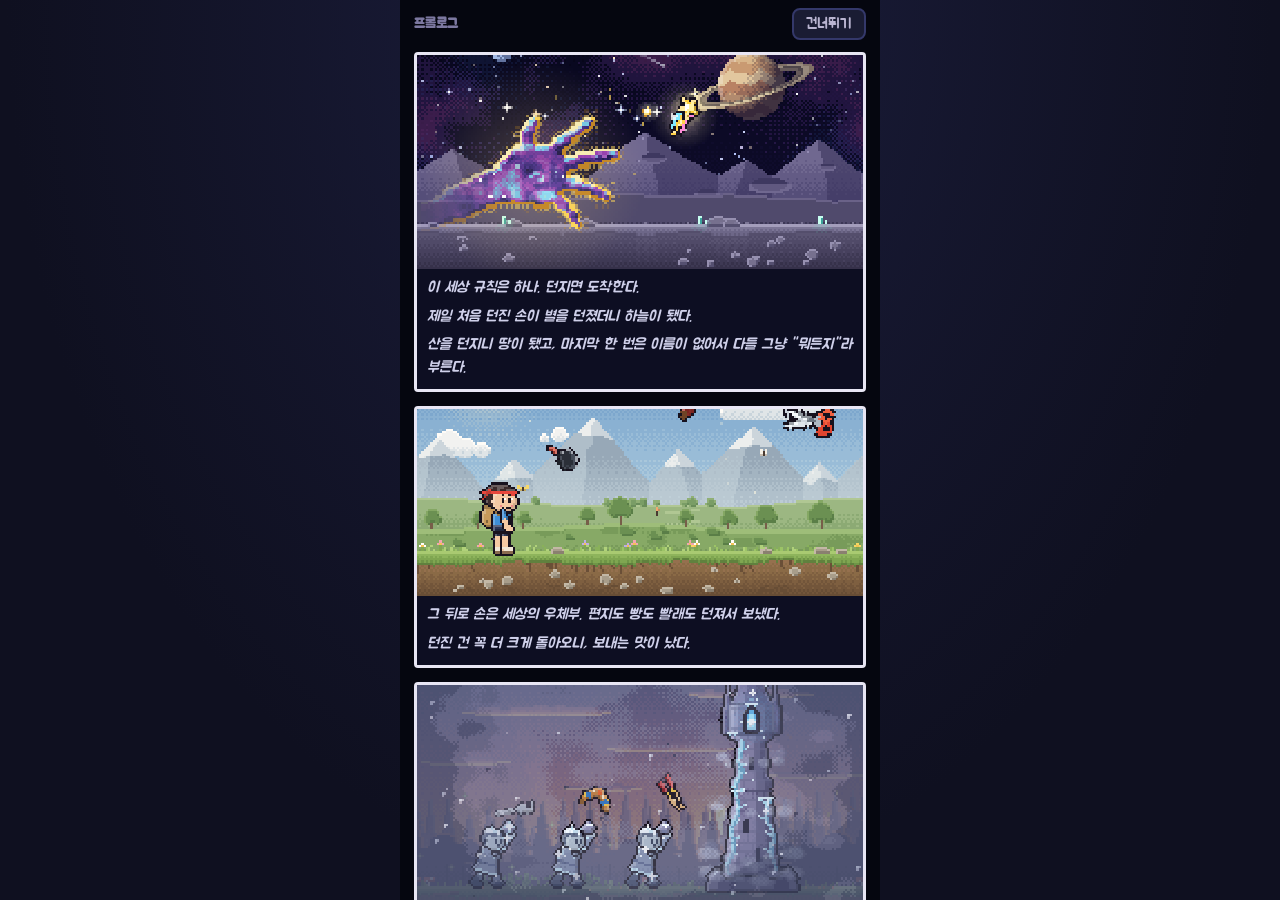
<file: index.html>
<!doctype html>
<html lang="ko">
<head>
  <meta charset="utf-8">
  <meta name="viewport" content="width=device-width, initial-scale=1, viewport-fit=cover">
  <meta name="theme-color" content="#0f1020">
  <title>뭐든 던져</title>
  <link rel="preconnect" href="https://fonts.googleapis.com">
  <link rel="preconnect" href="https://fonts.gstatic.com" crossorigin>
  <link href="https://fonts.googleapis.com/css2?family=Jua&display=swap" rel="stylesheet">
  <link rel="stylesheet" href="css/style.css">
</head>
<body>
  <main id="app">
    <header class="hud">
      <div class="stage" id="stageBox"><b id="stageNum">스테이지 1</b><span id="stageSub">들판</span></div>
      <div class="gold" aria-label="골드"><span id="goldIcon" class="icon"></span><span id="goldNum">0</span></div>
      <div class="gold ruby" aria-label="루비"><span id="rubyIcon" class="icon"></span><span id="rubyNum">0</span></div>
      <div class="gold sapphire" id="sapBox" aria-label="사파이어" hidden><span id="sapIcon" class="icon"></span><span id="sapNum">0</span></div>
    </header>

    <div class="info" aria-label="전투 정보">
      <div class="side me">
        <div class="row1"><span class="nm" id="meName">나</span><span class="hp" id="meHp">100/100</span></div>
        <div class="bar2"><i id="meHpBar"></i></div>
        <div class="row2"><span id="meAtkIcon" class="icon"></span>한 바퀴 <b id="meAtk">0</b></div>
      </div>
      <div class="side foe" id="foe">
        <div class="row1"><span class="nm" id="foeName">-</span><span class="hp" id="foeHp">-</span></div>
        <div class="bar2"><i id="foeHpBar"></i></div>
        <div class="row2">공격력 <b id="foeAtk">-</b></div>
      </div>
    </div>

    <section class="battle" aria-label="전투 화면"><canvas id="battle"></canvas>
      <div class="landtag" id="landTag" aria-label="땅 정보">
        <div class="lt1"><b id="landName">들판</b><span class="pips" id="wavePips"><i></i><i></i><i></i><i></i><i></i></span></div>
        <div class="lt2"><span class="lt-up" id="landUp"></span><span class="lt-down" id="landDown"></span></div>
        <div class="lt3" id="landEv"><span id="landEvName"></span><span class="lt-bar"><i id="landEvBar"></i></span></div>
        <div class="lt4" id="landStatus"></div>
      </div>
      <div class="dialog" id="dialog" hidden>
        <canvas id="dlgFace" width="16" height="16"></canvas>
        <div class="dtxt"><div class="dname"><b id="dlgName"></b><small id="dlgTitle"></small></div><p id="dlgText"></p></div>
        <span class="dnext" id="dlgNext">▶</span>
      </div>
    </section>

    <div class="bar">
      <div class="skills">
        <button class="skill" id="skRain" type="button" aria-label="쏟아지기 스킬"><span id="skRainIcon" class="icon x2"></span><span class="cd"></span><small>쏟아지기</small></button>
        <button class="skill" id="skRage" type="button" aria-label="분노 스킬"><span id="skRageIcon" class="icon x2"></span><span class="cd"></span><small>분노</small></button>
        <button class="skill" id="skShadow" type="button" aria-label="그림자 분신 스킬"><span id="skShadowIcon" class="icon x2"></span><span class="cd"></span><small>분신</small></button>
        <button class="skill" id="skBarrage" type="button" aria-label="난사 스킬"><span id="skBarrageIcon" class="icon x2"></span><span class="cd"></span><small>난사</small></button>
        <button class="skill" id="skBolt" type="button" aria-label="뇌전 스킬"><span id="skBoltIcon" class="icon x2"></span><span class="cd"></span><small>뇌전</small></button>
        <button class="skill" id="skDark" type="button" aria-label="어둠장막 스킬"><span id="skDarkIcon" class="icon x2"></span><span class="cd"></span><small>어둠</small></button>
        <button class="skill" id="skMeteor" type="button" aria-label="유성 소환 스킬"><span id="skMeteorIcon" class="icon x2"></span><span class="cd"></span><small>유성</small></button>
        <button class="skill" id="skTime" type="button" aria-label="시간 정지 스킬"><span id="skTimeIcon" class="icon x2"></span><span class="cd"></span><small>정지</small></button>
      </div>
      <div class="acts">
        <button class="skill boss" id="bossBtn" type="button" aria-label="보스전"><span id="bossIcon" class="icon x2"></span><span class="cd"></span><small id="bossLabel">보스 1</small></button>
        <button class="skill mine" id="mineBtn" type="button" aria-label="광산"><span id="mineIcon" class="icon x2"></span><span class="cd"></span><small id="mineLabel">광산</small></button>
        <button class="skill chase" id="chaseBtn" type="button" aria-label="추격전"><span id="chaseIcon" class="icon x2"></span><span class="cd"></span><small id="chaseLabel">추격</small></button>
        <button class="skill defend" id="defendBtn" type="button" aria-label="방어전"><span id="defendIcon" class="icon x2"></span><span class="cd"></span><small id="defendLabel">방어</small></button>
        <button class="craft" id="craft" type="button" aria-label="물건 만들기">
          <span class="face"><span id="craftIcon" class="icon"></span>만들기 <span id="craftCount">5/5</span><span class="fill" id="craftFill"></span></span>
        </button>
      </div>
    </div>

    <section class="field" id="field" aria-label="필드. 같은 물건을 끌어다 겹치면 합쳐져요"><canvas id="fieldCv"></canvas><div class="fieldtag"><span id="countIcon" class="icon"></span><b id="countNum">0/8</b><span class="auto" id="autoTag"></span></div></section>

    <nav class="dock">
      <button class="tab" id="tabUp" type="button"><span id="upIcon" class="icon"></span>강화<span class="dot" id="upDot" hidden></span></button>
      <button class="tab" id="tabAb" type="button"><span id="abIcon" class="icon"></span>능력<span class="dot" id="abDot" hidden></span></button>
      <button class="tab" id="tabPet" type="button"><span id="petIcon" class="icon"></span>동료<span class="dot" id="petDot" hidden></span></button>
      <button class="tab" id="tabShop" type="button"><span id="shopIcon" class="icon"></span>상점<span class="dot" id="shopDot" hidden></span></button>
      <button class="tab" id="tabQuest" type="button"><span id="questIcon" class="icon"></span>임무<span class="dot" id="questDot" hidden></span></button>
      <button class="tab" id="tabSet" type="button"><span id="setIcon" class="icon"></span>설정</button>
    </nav>

    <section class="sheet" id="sheet" aria-hidden="true">
      <header><h2 id="sheetTitle">강화</h2><button type="button" id="sheetClose">닫기</button></header>
      <div class="body" id="sheetBody"></div>
    </section>

    <div class="toast" id="toast" role="status" aria-live="polite"></div>

    <div class="modal gacha" id="gacha" hidden>
      <div class="box card">
        <canvas id="gachaCv" width="64" height="64"></canvas>
        <div class="got" id="gachaGot"></div>
        <button type="button" class="primary" id="gachaOk">확인</button>
      </div>
    </div>

    <div class="comic" id="comic" hidden aria-label="프롤로그 만화">
      <div class="comic-top"><b>프롤로그</b><button type="button" id="comicSkip">건너뛰기</button></div>
      <div class="comic-scroll" id="comicScroll"></div>
    </div>

    <div class="modal" id="offline" hidden>
      <div class="card">
        <span id="offIcon" class="icon x2"></span>
        <h2>자리 비운 동안</h2>
        <p id="offText">-</p>
        <button type="button" id="offOk" class="primary">받기</button>
      </div>
    </div>
  </main>

  <script src="js/format.js"></script>
  <script src="js/items.js"></script>
  <script src="js/story.js"></script>
  <script src="js/core.js"></script>
  <script src="js/sprite.js"></script>
  <script src="js/spr_hero.js"></script>
  <script src="js/spr_pet_monkey.js"></script>
  <script src="js/spr_pet_hippo.js"></script>
  <script src="js/spr_pet_bear.js"></script>
  <script src="js/spr_pet_dragon.js"></script>
  <script src="js/spr_mine.js"></script>
  <script src="js/spr_chase.js"></script>
  <script src="js/spr_pet_pig.js"></script>
  <script src="js/spr_pet_mole.js"></script>
  <script src="js/spr_ability.js"></script>
  <script src="js/spr_v06.js"></script>
  <script src="js/spr_story.js"></script>
  <script src="js/spr_v07.js"></script>
  <script src="js/spr_v08.js"></script>
  <script src="js/spr_v10.js"></script>
  <script src="js/spr_v26.js"></script>
  <script src="js/spr_mob_slime.js"></script>
  <script src="js/spr_mob_field.js"></script>
  <script src="js/spr_mob_forest.js"></script>
  <script src="js/spr_mob_cave.js"></script>
  <script src="js/spr_mob_volcano.js"></script>
  <script src="js/spr_mob_ice.js"></script>
  <script src="js/spr_mob_space.js"></script>
  <script src="js/spr_map_desert.js"></script>
  <script src="js/spr_map_swamp.js"></script>
  <script src="js/spr_map_ocean.js"></script>
  <script src="js/spr_map_sky.js"></script>
  <script src="js/spr_map_factory.js"></script>
  <script src="js/spr_map_abyss.js"></script>
  <script src="js/spr_items_a.js"></script>
  <script src="js/spr_items_b.js"></script>
  <script src="js/spr_items_c.js"></script>
  <script src="js/spr_items_d.js"></script>
  <script src="js/spr_items_e.js"></script>
  <script src="js/spr_items_f.js"></script>
  <script src="js/spr_items_g.js"></script>
  <script src="js/spr_items_h.js"></script>
  <script src="js/spr_items_i.js"></script>
  <script src="js/spr_items_j.js"></script>
  <script src="js/spr_items_k.js"></script>
  <script src="js/spr_items_l.js"></script>
  <script src="js/spr_items_m.js"></script>
  <script src="js/spr_items_n.js"></script>
  <script src="js/spr_items_o.js"></script>
  <script src="js/spr_items_order.js"></script>
  <script src="js/spr_star.js"></script>
  <script src="js/spr_relics.js"></script>
  <script src="js/spr_v05.js"></script>
  <script src="js/spr_ui2.js"></script>
  <script src="js/spr_bg.js"></script>
  <script src="js/spr_fx.js"></script>
  <script data-dom src="js/comic.js"></script>
  <script data-dom src="js/render.js"></script>
  <script data-dom src="js/ui.js"></script>
  <script data-dom src="js/main.js"></script>
</body>
</html>
</file>
<file: css/style.css>
/* 뭐든 던져: 밤하늘 남색 바탕에 따뜻한 노랑 포인트. 픽셀 게임이라 테두리는 굵고 각지게 */
:root {
  --bg: #0f1020;
  --panel: #1a1c33;
  --panel-2: #23264a;
  --line: #34386a;
  --ink: #f3ecdc;
  --ink-2: #b9b4d0;
  --ink-3: #7c78a0;
  --gold: #ffcf4a;
  --accent: #ff7a45;
  --good: #6fd36f;
  --bad: #ff5d6c;
  --cell: #262a52;
  --cell-2: #2d3260;
  --font: 'Jua', 'Apple SD Gothic Neo', 'Malgun Gothic', system-ui, sans-serif;
  color-scheme: dark;
}

* { box-sizing: border-box; }
html, body { height: 100%; margin: 0; }
body {
  background: radial-gradient(ellipse at 50% 0%, #1b1d3c 0%, var(--bg) 70%) fixed, var(--bg);
  color: var(--ink);
  font-family: var(--font);
  -webkit-tap-highlight-color: transparent;
  overscroll-behavior: none;
  user-select: none;
  -webkit-user-select: none;
}
button { font-family: inherit; color: inherit; }

#app {
  height: 100%;
  max-width: 480px;
  margin: 0 auto;
  display: grid;
  grid-template-rows: auto auto auto auto minmax(180px, 1fr) auto;
  grid-template-columns: minmax(0, 1fr);
  gap: 8px;
  padding: 8px 12px 10px;
  position: relative;
  overflow: hidden;
}

/* 위쪽 줄 */
.hud { display: flex; align-items: center; gap: 8px; }
.stage {
  flex: 1;
  min-width: 0;
  background: var(--panel);
  border: 2px solid var(--line);
  border-radius: 8px;
  padding: 4px 10px;
  display: grid;
  align-content: center;
  line-height: 1.15;
  white-space: nowrap;
  overflow: hidden;
}
.stage b { font-size: 20px; font-weight: 400; color: var(--ink); }
.stage span { font-size: 12px; color: var(--ink-2); overflow: hidden; text-overflow: ellipsis; }
.gold {
  display: flex;
  align-items: center;
  gap: 6px;
  background: var(--panel);
  border: 2px solid var(--line);
  border-radius: 8px;
  padding: 6px 10px;
  font-size: 18px;
  color: var(--gold);
  font-variant-numeric: tabular-nums;
}
.icon { width: 16px; height: 16px; image-rendering: pixelated; flex: none; }
.icon.x2 { width: 32px; height: 32px; }

/* 전투 */
.battle {
  position: relative;
  min-height: 0;
  display: grid;
  place-items: center;
  background: #090a16;
  border: 2px solid var(--line);
  border-radius: 8px;
  overflow: hidden;
}
#battle { image-rendering: pixelated; display: block; }

/* 제작 줄 */
.bar { display: flex; align-items: center; gap: 8px; }
.chips { display: flex; gap: 6px; flex: 1; min-width: 0; flex-wrap: wrap; }
.chip {
  font-size: 12px;
  color: var(--ink-2);
  background: var(--panel);
  border: 2px solid var(--line);
  border-radius: 999px;
  padding: 3px 8px;
  display: inline-flex;
  align-items: center;
  gap: 4px;
}
.chip.on { color: var(--good); border-color: #2f6a3a; }
.craft {
  appearance: none;
  border: 0;
  border-radius: 10px;
  padding: 0;
  background: #b4521f;
  box-shadow: 0 4px 0 #6e2c0c;
  cursor: pointer;
  position: relative;
  min-width: 132px;
  height: 52px;
  transition: transform 0.05s;
}
.craft .face {
  position: absolute;
  inset: 0;
  border-radius: 10px;
  background: linear-gradient(#ff9a5a, var(--accent));
  display: flex;
  align-items: center;
  justify-content: center;
  gap: 8px;
  font-size: 19px;
  color: #2a1208;
  overflow: hidden;
}
.craft .fill { position: absolute; left: 0; bottom: 0; height: 4px; background: #fff3; }
.craft:active { transform: translateY(3px); box-shadow: 0 1px 0 #6e2c0c; }
.craft.empty .face { filter: saturate(0.4) brightness(0.8); }
.craft:focus-visible { outline: 3px solid var(--gold); outline-offset: 2px; }

/* 합성 보드 */
.board {
  display: grid;
  grid-template-columns: repeat(4, minmax(0, 1fr));
  gap: 8px;
  touch-action: none;
  position: relative;
  width: 100%;
  max-width: 46dvh;
  margin: 0 auto;
}
.cell {
  aspect-ratio: 1;
  background: var(--cell);
  border: 2px solid var(--line);
  border-radius: 10px;
  position: relative;
  display: grid;
  place-items: center;
  box-shadow: inset 0 -4px 0 #0005;
}
.cell.has { background: var(--cell-2); cursor: grab; }
.cell.locked { background: #14152a; border-style: dashed; color: var(--ink-3); font-size: 12px; }
.cell.locked > canvas:not(.lockicon) { display: none; }
.cell .lockicon { position: absolute; left: 50%; top: 50%; transform: translate(-50%, -50%); }
.cell.locked .icon { opacity: 0.7; }
.cell.target { border-color: var(--gold); background: #3a3a6a; }
.cell.dragging canvas { opacity: 0.25; }
.cell canvas { image-rendering: pixelated; pointer-events: none; }
.cell .tier {
  position: absolute;
  left: 4px;
  top: 2px;
  font-size: 12px;
  color: var(--ink-2);
  text-shadow: 0 1px 0 #000;
  pointer-events: none;
}
.cell.pop canvas { animation: pop 0.28s ease-out; }
.cell.merge canvas { animation: merge 0.38s cubic-bezier(.3, 1.6, .5, 1); }
@keyframes pop { 0% { transform: scale(0.2); } 70% { transform: scale(1.15); } 100% { transform: scale(1); } }
@keyframes merge { 0% { transform: scale(1.5); filter: brightness(2); } 100% { transform: scale(1); filter: none; } }
.fx { position: absolute; inset: 0; width: 100%; height: 100%; pointer-events: none; image-rendering: pixelated; }
.ghost { position: fixed; pointer-events: none; z-index: 30; image-rendering: pixelated; filter: drop-shadow(0 6px 4px #0008); }

/* 아래 탭 */
.dock { display: grid; grid-template-columns: repeat(6, minmax(0, 1fr)); gap: 4px; }
.ab { display: grid; grid-template-columns: 34px 1fr auto; gap: 8px; align-items: center; background: var(--panel-2); border: 2px solid var(--line); border-radius: 10px; padding: 7px; margin-bottom: 6px; }
.ab canvas { width: 32px; height: 32px; image-rendering: pixelated; }
.ab .nm { font-size: 15px; }
.ab .nm small { color: var(--gold); margin-left: 4px; font-size: 12px; }
.ab .ds { font-size: 11px; color: var(--ink-2); }
.ab .btns { display: grid; gap: 4px; }
.ab .btns button { appearance: none; border: 0; border-radius: 8px; padding: 6px 8px; min-width: 70px; font: inherit; font-size: 13px; background: #ff7a8a; box-shadow: 0 2px 0 #9a3040; color: #2a0a10; display: flex; align-items: center; justify-content: center; gap: 3px; cursor: pointer; }
.ab .btns button.eq { background: #7dff8a; box-shadow: 0 2px 0 #2f8a3a; color: #08210c; }
.ab .btns button:disabled { background: #3a3d63; color: var(--ink-3); box-shadow: none; }
.ab.on { border-color: #7dff8a; }
.ab.none canvas { filter: brightness(0) opacity(0.5); }
.slotinfo { font-size: 13px; color: var(--ink-2); margin: 2px 0 8px; }
.tab {
  appearance: none;
  background: var(--panel);
  border: 2px solid var(--line);
  border-radius: 10px;
  padding: 8px 4px;
  font-size: 16px;
  display: flex;
  align-items: center;
  justify-content: center;
  gap: 6px;
  cursor: pointer;
  position: relative;
}
.tab:focus-visible { outline: 3px solid var(--gold); outline-offset: 2px; }
.tab .dot { position: absolute; top: 4px; right: 6px; width: 8px; height: 8px; border-radius: 50%; background: var(--accent); }

/* 아래에서 올라오는 판 */
.sheet {
  position: absolute;
  left: 12px;
  right: 12px;
  bottom: 10px;
  max-height: 64%;
  background: var(--panel);
  border: 2px solid var(--line);
  border-radius: 14px;
  box-shadow: 0 -10px 30px #0009;
  display: flex;
  flex-direction: column;
  z-index: 20;
  transform: translateY(calc(100% + 40px));
  visibility: hidden;
  transition: transform 0.22s ease-out;
}
.sheet.open { transform: none; visibility: visible; }
.sheet header { display: flex; align-items: center; padding: 10px 12px; border-bottom: 2px solid var(--line); gap: 8px; }
.sheet header h2 { flex: 1; margin: 0; font-size: 20px; font-weight: 400; }
.sheet header button { appearance: none; background: var(--panel-2); border: 2px solid var(--line); border-radius: 8px; padding: 4px 10px; font-size: 15px; cursor: pointer; }
.sheet .body { overflow: auto; padding: 8px 12px 12px; display: grid; gap: 8px; }
.up {
  display: grid;
  grid-template-columns: 40px 1fr auto;
  gap: 10px;
  align-items: center;
  background: var(--panel-2);
  border: 2px solid var(--line);
  border-radius: 10px;
  padding: 8px;
}
.up .name { font-size: 16px; }
.up .name small { color: var(--ink-3); margin-left: 6px; font-size: 12px; }
.up .desc { font-size: 12px; color: var(--ink-2); margin-top: 2px; }
.up button,
.pet button {
  appearance: none;
  border: 0;
  border-radius: 8px;
  padding: 8px 10px;
  min-width: 86px;
  background: var(--gold);
  color: #2a1e06;
  font-size: 15px;
  display: flex;
  align-items: center;
  justify-content: center;
  gap: 4px;
  cursor: pointer;
  box-shadow: 0 3px 0 #9a7a20;
}
.pet button:disabled,
.up button:disabled { background: #3a3d63; color: var(--ink-3); box-shadow: none; cursor: default; }
.up button:focus-visible { outline: 3px solid var(--ink); }
.dex { display: grid; grid-template-columns: repeat(auto-fill, minmax(84px, 1fr)); gap: 8px; }
.dex .it { background: var(--panel-2); border: 2px solid var(--line); border-radius: 10px; padding: 8px 4px; text-align: center; font-size: 13px; }
.dex .it canvas { width: 40px; height: 40px; image-rendering: pixelated; display: block; margin: 0 auto 4px; }
.dex .it small { display: block; color: var(--ink-3); font-size: 11px; margin-top: 2px; line-height: 1.3; }
.dex .it.unseen { color: var(--ink-3); }
.row { display: flex; gap: 8px; align-items: center; justify-content: space-between; background: var(--panel-2); border: 2px solid var(--line); border-radius: 10px; padding: 10px; font-size: 15px; }
.row button { appearance: none; background: var(--panel); border: 2px solid var(--line); border-radius: 8px; padding: 6px 12px; font-size: 14px; cursor: pointer; }
.row button.danger { border-color: #7a2a35; color: var(--bad); }
.note { color: var(--ink-3); font-size: 12px; line-height: 1.5; margin: 0; }

/* 알림 */
.toast {
  position: absolute;
  left: 50%;
  top: 64px;
  transform: translate(-50%, -20px);
  opacity: 0;
  background: #262a52f0;
  border: 2px solid var(--gold);
  border-radius: 12px;
  padding: 8px 14px;
  display: flex;
  align-items: center;
  gap: 10px;
  z-index: 25;
  transition: opacity 0.2s, transform 0.2s;
  pointer-events: none;
  max-width: calc(100% - 32px);
}
.toast.on { opacity: 1; transform: translate(-50%, 0); }
.toast canvas { width: 40px; height: 40px; image-rendering: pixelated; flex: none; }
.toast b { display: block; font-size: 16px; font-weight: 400; color: var(--gold); }
.toast small { display: block; font-size: 12px; color: var(--ink-2); }

@media (prefers-reduced-motion: reduce) {
  .cell.pop canvas, .cell.merge canvas { animation: none; }
  .sheet, .toast { transition: none; }
}

/* 전투 정보 줄 */
.info { display: grid; grid-template-columns: 1fr 1fr; gap: 8px; }
.side { background: var(--panel); border: 2px solid var(--line); border-radius: 8px; padding: 5px 8px; display: grid; gap: 3px; min-width: 0; font-size: 12px; color: var(--ink-2); }
.side .row1 { display: flex; justify-content: space-between; gap: 6px; align-items: baseline; }
.side .nm { color: var(--ink); font-size: 14px; white-space: nowrap; overflow: hidden; text-overflow: ellipsis; min-width: 0; }
.side .hp { font-variant-numeric: tabular-nums; white-space: nowrap; }
.side .row2 { display: flex; align-items: center; gap: 4px; white-space: nowrap; }
.side .row2 b { color: var(--ink); font-weight: 400; }
.bar2 { height: 6px; background: #120f22; border-radius: 3px; overflow: hidden; }
.bar2 i { display: block; height: 100%; width: 100%; background: var(--good); transition: width 0.1s linear; }
.foe .bar2 i { background: var(--bad); }
.foe.giant { border-color: #8a4a1a; }
.foe.giant .nm { color: #ffb062; }
.foe.giant .bar2 i { background: #ff9a3a; }
.chip.count b { color: var(--ink); font-weight: 400; }

/* 합성 필드 */
.field {
  position: relative;
  min-height: 0;
  border: 2px solid var(--line);
  border-radius: 12px;
  background:
    radial-gradient(circle at 1px 1px, #ffffff0d 1px, transparent 1.5px) 0 0 / 16px 16px,
    linear-gradient(#22264a, #1a1d3a);
  touch-action: none;
  overflow: hidden;
}
#fieldCv { position: absolute; inset: 0; width: 100%; height: 100%; image-rendering: pixelated; cursor: grab; }

/* v0.2 */
.gold.ruby { color: #ff7a8a; }
.bar { display: flex; align-items: stretch; gap: 6px; }
.skill {
  appearance: none;
  background: var(--panel);
  border: 2px solid var(--line);
  border-radius: 10px;
  width: 58px;
  min-height: 52px;
  padding: 3px 2px 2px;
  display: grid;
  justify-items: center;
  align-content: center;
  gap: 1px;
  position: relative;
  overflow: hidden;
  cursor: pointer;
}
.skill small { font-size: 11px; color: var(--ink-2); white-space: nowrap; }
.skill .cd { position: absolute; inset: 0; background: #0b0c1acc; transform-origin: bottom; transform: scaleY(0); pointer-events: none; }
.skill .cd[data-t]::after { content: attr(data-t); position: absolute; inset: 0; display: grid; place-items: center; font-size: 15px; color: var(--ink); }
.skill.ready { border-color: var(--gold); box-shadow: 0 0 0 1px #ffcf4a55 inset; }
.skill.on { border-color: var(--accent); }
.skill.boss.ready { border-color: #c26bff; box-shadow: 0 0 10px #c26bff66; }
.skill.mine.ready { border-color: #9fd8ff; box-shadow: 0 0 10px #9fd8ff55; }
.skill.locked { opacity: 0.55; }
@media (max-width: 440px) {
  .skill { width: 50px; }
  .bar { gap: 4px; }
}
.craft .face { white-space: nowrap; }
.skill:focus-visible { outline: 3px solid var(--gold); outline-offset: 2px; }
.bar .craft { flex: 1; min-width: 0; }
.fieldtag { position: absolute; left: 8px; top: 6px; display: flex; align-items: center; gap: 5px; font-size: 13px; color: var(--ink-2); pointer-events: none; text-shadow: 0 1px 0 #000; }
.fieldtag b { color: var(--ink); font-weight: 400; }
.fieldtag .auto { color: var(--good); font-size: 11px; }
.tab { font-size: 13px; padding: 5px 2px 4px; gap: 1px; flex-direction: column; }
.bar { flex-direction: column; }
.skills { display: grid; grid-template-columns: repeat(8, minmax(0, 1fr)); gap: 3px; }
.acts { display: grid; grid-template-columns: repeat(4, 46px) minmax(0, 1fr); gap: 5px; align-items: stretch; }
.acts .skill { width: auto; }
.skill.chase.ready { border-color: #ffb13a; box-shadow: 0 0 10px #ffb13a55; }
.skills .skill { width: auto; min-height: 46px; }
.bar .craft { flex: none; min-height: 46px; }
.acts .craft { min-width: 0; }
.acts .craft .face { font-size: 15px; gap: 3px; }
.seg { display: grid; grid-auto-flow: column; grid-auto-columns: 1fr; gap: 6px; margin-bottom: 8px; }
.seg button { appearance: none; border: 2px solid var(--line); background: var(--panel-2); color: var(--ink-2); border-radius: 8px; padding: 6px; font: inherit; font-size: 15px; cursor: pointer; }
.seg button.on { border-color: var(--gold); color: var(--ink); }
.pull { display: grid; grid-template-columns: 1fr 1fr; gap: 6px; margin: 4px 0 8px; }
.pull button { appearance: none; border: 0; border-radius: 8px; padding: 9px 6px; font: inherit; font-size: 15px; background: #ff7a8a; box-shadow: 0 3px 0 #9a3040; color: #2a0a10; display: flex; align-items: center; justify-content: center; gap: 4px; cursor: pointer; }
.pull button:disabled { background: #3a3d63; color: var(--ink-3); box-shadow: none; }
.relics { display: grid; grid-template-columns: repeat(2, minmax(0, 1fr)); gap: 6px; }
.relic { display: grid; grid-template-columns: 34px 1fr; gap: 6px; align-items: center; background: var(--panel-2); border: 2px solid var(--line); border-radius: 8px; padding: 5px; }
.relic canvas { width: 32px; height: 32px; image-rendering: pixelated; }
.relic.none canvas { filter: brightness(0) opacity(0.5); }
.relic .nm { font-size: 13px; }
.relic .nm small { color: var(--gold); margin-left: 3px; }
.relic .ds { font-size: 11px; color: var(--ink-2); }
.relic .ln { font-size: 10px; color: var(--ink-2); opacity: 0.75; margin-top: 1px; }
.relic.none .ln { visibility: hidden; }
.relic.max { border-color: var(--gold); }
.quest { display: grid; grid-template-columns: 1fr auto; gap: 4px 8px; align-items: center; background: var(--panel-2); border: 2px solid var(--line); border-radius: 8px; padding: 8px; margin-bottom: 6px; }
.quest .nm { font-size: 15px; }
.quest .nm small { color: var(--ink-3); margin-left: 4px; font-size: 12px; }
.quest .pg { grid-column: 1; font-size: 12px; color: var(--ink-2); }
.quest .bar2 { grid-column: 1; }
.quest button { grid-row: 1 / span 3; grid-column: 2; appearance: none; border: 0; border-radius: 8px; padding: 8px 10px; min-width: 76px; font: inherit; font-size: 14px; background: #ff7a8a; box-shadow: 0 3px 0 #9a3040; color: #2a0a10; display: flex; align-items: center; justify-content: center; gap: 4px; cursor: pointer; }
.quest button:disabled { background: #3a3d63; color: var(--ink-3); box-shadow: none; }
.quest.ready { border-color: var(--gold); }
.gacha .box { display: grid; justify-items: center; gap: 10px; }
.gacha canvas#gachaCv { width: 192px; height: 192px; image-rendering: pixelated; }
.gacha .got { display: flex; flex-wrap: wrap; justify-content: center; gap: 6px; max-width: 300px; min-height: 10px; }
.gacha .got .g { display: grid; justify-items: center; font-size: 11px; color: var(--ink-2); width: 56px; }
.gacha .got .g canvas { width: 32px; height: 32px; image-rendering: pixelated; }
.gacha .got .g b { color: var(--gold); font-weight: 400; }
.gacha .got .g.new b { color: #7dff8a; }
.up button.shard { background: #9fd8ff; box-shadow: 0 3px 0 #3a6a9a; color: #0a1a2a; }
.up button.shard:disabled { background: #3a3d63; color: var(--ink-3); box-shadow: none; }
.pets { display: grid; grid-template-columns: 1fr 1fr; gap: 8px; }
.pet .stars { color: var(--gold); font-size: 14px; letter-spacing: 1px; min-height: 1.2em; }
.pet button.evo { background: #9fd8ff; box-shadow: 0 3px 0 #3a6a9a; color: #0a1a2a; font-size: 13px; }
.pet button.evo:disabled { background: #3a3d63; color: var(--ink-3); box-shadow: none; }
.pet.locked button.evo { display: none; }
.pet { background: var(--panel-2); border: 2px solid var(--line); border-radius: 10px; padding: 8px; display: flex; flex-direction: column; align-items: center; gap: 4px; text-align: center; }
.pet > canvas, .pet > .icon { width: 96px; height: 96px; image-rendering: pixelated; object-fit: contain; }
.pet.locked > canvas { filter: brightness(0.15) saturate(0); }
.pet .nm { font-size: 17px; }
.pet .desc { font-size: 12px; color: var(--ink-2); min-height: 3em; }
.pet button { width: 100%; justify-content: center; }
.sec { margin: 6px 0 0; font-size: 14px; color: var(--ink-3); display: flex; align-items: center; gap: 6px; }
.pet button.ruby,
.up button.ruby { background: #ff7a8a; box-shadow: 0 3px 0 #9a3040; color: #2a0a10; }
.pet button.ruby:disabled,
.up button.ruby:disabled { background: #3a3d63; color: var(--ink-3); box-shadow: none; }
.offer { display: grid; grid-template-columns: 48px 1fr auto; gap: 10px; align-items: center; background: var(--panel-2); border: 2px solid var(--line); border-radius: 10px; padding: 8px; }
.offer canvas { width: 48px; height: 48px; image-rendering: pixelated; }
.offer .nm { font-size: 16px; }
.offer .nm small { color: var(--ink-3); margin-left: 4px; font-size: 12px; }
.offer .ln { font-size: 12px; color: var(--ink-2); margin-top: 2px; }
.offer button { appearance: none; border: 0; border-radius: 8px; padding: 8px 10px; min-width: 86px; background: #7fd6ff; color: #082030; font-size: 15px; display: flex; align-items: center; justify-content: center; gap: 4px; cursor: pointer; box-shadow: 0 3px 0 #2a6a8a; }
.offer button:disabled { background: #3a3d63; color: var(--ink-3); box-shadow: none; cursor: default; }
.offer.sold { opacity: 0.45; }
.modal { position: absolute; inset: 0; z-index: 40; display: grid; place-items: center; background: #05060fcc; padding: 16px; }
.modal[hidden] { display: none; }
.modal .card { background: var(--panel); border: 2px solid var(--gold); border-radius: 14px; padding: 18px 16px 14px; width: min(100%, 320px); display: grid; justify-items: center; gap: 8px; text-align: center; }
.modal h2 { margin: 0; font-size: 20px; font-weight: 400; }
.modal p { margin: 0; color: var(--ink-2); font-size: 15px; line-height: 1.5; }
.modal p b { color: var(--gold); font-weight: 400; }
.modal button.primary { appearance: none; border: 0; border-radius: 10px; padding: 10px 28px; background: var(--gold); color: #2a1e06; font-size: 17px; cursor: pointer; box-shadow: 0 3px 0 #9a7a20; }
.info .side { min-width: 0; overflow: hidden; grid-template-columns: minmax(0, 1fr); }
.side .row1 .hp { white-space: nowrap; flex: none; font-size: 13px; }

/* 이야기: 대사창 */
.dialog { position: absolute; left: 6px; right: 6px; top: 6px; display: grid; grid-template-columns: 44px 1fr auto; gap: 8px; align-items: center; background: #0b0c1ae6; border: 2px solid var(--gold); border-radius: 10px; padding: 7px 9px; cursor: pointer; z-index: 5; animation: dlgIn 0.18s ease-out; }
.dialog[hidden] { display: none; }
.dialog canvas { width: 40px; height: 40px; image-rendering: pixelated; background: #1a1b36; border-radius: 6px; }
.dialog.noface { grid-template-columns: 1fr auto; }
.dialog.noface canvas { display: none; }
.dialog .dname { display: flex; gap: 6px; align-items: baseline; }
.dialog .dname b { font-weight: 400; color: var(--gold); font-size: 14px; }
.dialog .dname small { color: var(--ink-3); font-size: 11px; }
.dialog p { margin: 2px 0 0; font-size: 14px; line-height: 1.4; color: var(--ink); word-break: keep-all; }
.dialog .dnext { color: var(--gold); font-size: 12px; animation: blink 1s steps(2) infinite; }
@keyframes dlgIn { from { transform: translateY(-8px); opacity: 0; } to { transform: none; opacity: 1; } }
@keyframes blink { 50% { opacity: 0.2; } }

/* 프롤로그 만화 */
.comic { position: absolute; inset: 0; z-index: 60; background: #05060f; display: grid; grid-template-rows: auto minmax(0, 1fr); }
.comic[hidden] { display: none; }
.comic-top { display: flex; justify-content: space-between; align-items: center; padding: 8px 14px; color: var(--ink-3); font-size: 14px; }
.comic-top button { appearance: none; border: 2px solid var(--line); background: var(--panel); color: var(--ink-2); border-radius: 8px; padding: 5px 12px; font: inherit; font-size: 14px; cursor: pointer; }
.comic-scroll { overflow-y: auto; padding: 4px 14px 40px; display: flex; flex-direction: column; gap: 14px; scroll-behavior: smooth; }
.comic-scroll > * { flex: none; }
.panel { margin: 0; border: 3px solid #e8e6f4; border-radius: 4px; background: #000; overflow: hidden; opacity: 0; transform: translateY(26px); transition: opacity 0.6s, transform 0.6s; position: relative; }
.panel.in { opacity: 1; transform: none; }
.panel canvas { display: block; width: 100%; height: auto; image-rendering: pixelated; }
.caps { display: grid; gap: 6px; padding: 8px 10px 10px; background: #0d0e22; }
.cap { margin: 0; font-size: 15px; line-height: 1.5; color: var(--ink); word-break: keep-all; opacity: 0; transform: translateY(6px); transition: opacity 0.5s, transform 0.5s; }
.panel.in .cap { opacity: 1; transform: none; }
.panel.in .cap:nth-child(2) { transition-delay: 0.7s; }
.panel.in .cap:nth-child(3) { transition-delay: 1.4s; }
.cap.narr { color: #cfd0ea; font-style: italic; }
.cap.say { background: #f4f2ff; color: #1a1830; border-radius: 12px; padding: 6px 10px; justify-self: start; max-width: 92%; }
.cap.say b { display: block; font-weight: 400; font-size: 11px; color: #6a5ad0; }
.cap.say.right { justify-self: end; background: #fff4d6; }
.panel .ttl { position: absolute; inset: 0; display: grid; place-items: center; font-size: 46px; color: #ffe48a; text-shadow: 0 3px 0 #5a3a10, 0 0 24px #ffb13a; letter-spacing: 2px; pointer-events: none; }
.comic .go { justify-self: center; appearance: none; border: 0; border-radius: 12px; padding: 12px 36px; background: var(--gold); color: #2a1e06; font: inherit; font-size: 20px; box-shadow: 0 4px 0 #9a7a20; cursor: pointer; margin-top: 4px; }
.sto { display: grid; grid-template-columns: 1fr auto; gap: 4px 8px; align-items: center; background: var(--panel-2); border: 2px solid var(--line); border-radius: 8px; padding: 8px; margin-bottom: 6px; }
.sto .nm { font-size: 15px; }
.sto .ln { font-size: 12px; color: var(--ink-2); grid-column: 1; }
.codex .sto { grid-template-columns: 1fr; }
.sto .ln.cx { font-size: 13px; line-height: 1.55; }
.sto button { grid-row: 1 / span 2; grid-column: 2; appearance: none; border: 0; border-radius: 8px; padding: 7px 12px; font: inherit; font-size: 14px; background: var(--gold); box-shadow: 0 3px 0 #9a7a20; color: #2a1e06; cursor: pointer; }
.sto.none { opacity: 0.45; }
.sto.none button { display: none; }

/* v0.7 */
.skill.defend.ready { border-color: #ff9a6a; box-shadow: 0 0 10px #ff9a6a55; }
.eng { display: grid; gap: 6px; background: var(--panel-2); border: 2px solid var(--line); border-radius: 10px; padding: 8px; margin-bottom: 6px; }
.eng.on { border-color: var(--gold); }
.eng.locked { opacity: 0.55; }
.eng .nm { font-size: 15px; }
.eng .nm small { color: var(--gold); margin-left: 6px; font-size: 12px; }
.eng .ds { font-size: 12px; color: var(--ink-2); }
.eng .row2 { display: grid; grid-template-columns: minmax(0, 1.4fr) minmax(0, 1fr); gap: 6px; }
.eng select { appearance: none; background: var(--panel); color: var(--ink); border: 2px solid var(--line); border-radius: 8px; padding: 6px; font: inherit; font-size: 13px; min-width: 0; }
.eng .btns { display: grid; grid-template-columns: 1fr auto; gap: 6px; }
.eng .btns button { appearance: none; border: 0; border-radius: 8px; padding: 7px 8px; font: inherit; font-size: 14px; background: #ff7a8a; box-shadow: 0 2px 0 #9a3040; color: #2a0a10; display: flex; align-items: center; justify-content: center; gap: 4px; cursor: pointer; }
.eng .btns button.eq { background: #3a3d63; color: var(--ink); box-shadow: none; }
.eng .btns button:disabled { background: #3a3d63; color: var(--ink-3); box-shadow: none; }
.relic .fz { appearance: none; border: 0; border-radius: 6px; padding: 3px 8px; margin-top: 3px; font: inherit; font-size: 12px; background: var(--gold); color: #2a1e06; cursor: pointer; }
.relic .fz:disabled { background: #3a3d63; color: var(--ink-3); }
.fuse { margin-bottom: 8px; }
button.back { appearance: none; width: 100%; border: 2px solid var(--line); background: var(--panel-2); color: var(--ink-2); border-radius: 8px; padding: 8px; font: inherit; font-size: 15px; cursor: pointer; }
.sto.pick { border-color: var(--gold); }
.sto button:disabled { background: #3a3d63; color: var(--ink-3); box-shadow: none; }
.costumes { display: grid; grid-template-columns: repeat(4, minmax(0, 1fr)); gap: 6px; }
.cs { appearance: none; display: grid; justify-items: center; gap: 2px; background: var(--panel-2); border: 2px solid var(--line); border-radius: 8px; padding: 6px 2px; color: var(--ink-2); font: inherit; cursor: pointer; }
.cs canvas { image-rendering: pixelated; width: 58px; height: auto; }
.cs small { font-size: 11px; }
.cs.pick { border-color: var(--gold); color: var(--ink); }
.cs.none canvas { filter: brightness(0) opacity(0.45); }
.cs:disabled { cursor: default; }

/* v0.9 */
.bossrow { display: grid; grid-template-columns: 56px 1fr; gap: 8px; align-items: center; grid-column: 1; }
.bossrow canvas { width: 56px; height: 44px; object-fit: contain; image-rendering: pixelated; }
.sto .bossst { grid-row: 1 / span 2; grid-column: 2; font-size: 12px; color: var(--gold); text-align: right; }
.sto.next { border-color: #c26bff; }
.seg button { font-size: 14px; padding: 6px 2px; }

/* v1.1 */
.gold.sapphire { color: #6ab0ff; }
.up button.sapphire { background: #4f8ff0; box-shadow: 0 3px 0 #1d4aa8; color: #06142c; }
.up button.sapphire:disabled { background: #3a3d63; color: var(--ink-3); box-shadow: none; }

/* v1.3 땅 구경 */
.sto.land { grid-template-columns: 1fr auto; }
.sto.land.now { border-color: var(--gold); }
.landpic { grid-column: 1 / span 2; }
.landpic canvas { display: block; width: 100%; height: auto; image-rendering: pixelated; border-radius: 6px; aspect-ratio: 2 / 1; object-fit: cover; }
.sto.land .ln { grid-column: 1 / span 2; }
.landmobs { grid-column: 1 / span 2; display: flex; gap: 8px; }
.landmobs .lm { flex: 1; display: flex; flex-direction: column; align-items: center; font-size: 12px; color: var(--ink-2); }
.landmobs .lm canvas { width: 100%; max-width: 64px; height: 44px; object-fit: contain; image-rendering: pixelated; }
.sto.land .bossst { grid-row: 1; }
.seg button { font-size: 13px; }
.landgift { grid-column: 1 / span 2; display: flex; align-items: center; justify-content: space-between; gap: 8px; font-size: 13px; color: var(--ink-2); }
.landgift button { appearance: none; border: 0; border-radius: 8px; padding: 6px 12px; font: inherit; font-size: 14px; background: var(--gold); box-shadow: 0 3px 0 #9a7a20; color: #2a1e06; cursor: pointer; }
.landgift button:disabled { background: #3a3d63; color: var(--ink-3); box-shadow: none; }

/* v1.8 저장 코드 */
.codeblock { margin-top: 10px; }
.codebox { width: 100%; box-sizing: border-box; background: var(--panel-2); color: var(--ink); border: 2px solid var(--line); border-radius: 8px; padding: 8px; font: inherit; font-size: 12px; word-break: break-all; resize: none; margin-bottom: 6px; }
.setrow { grid-column: 1 / -1; display: flex; align-items: baseline; gap: 8px; flex-wrap: wrap; padding: 6px 2px 0; border-top: 2px solid var(--line); margin-top: 4px; }
.setrow b { font-size: 15px; }
.setrow span { font-size: 13px; color: var(--ink-2); }
.setrow small { margin-left: auto; font-size: 12px; color: var(--ink-3); }
.setrow.done b { color: var(--gold); }
.setrow.done small { color: var(--gold); }
.landrule { grid-column: 1 / span 2; display: flex; flex-wrap: wrap; gap: 4px 10px; align-items: baseline; font-size: 13px; }
.landrule b { font-size: 14px; }
.landrule .lr-up { color: #7bd88f; }
.landrule .lr-down { color: var(--bad); }
.landrule span:first-of-type:last-of-type { color: var(--ink-3); }
.sto.tower { grid-template-columns: 1fr; }
.sto.tower .ln { grid-column: 1; }
.towergo, .towerstop { grid-column: 1 !important; grid-row: auto !important; width: 100%; margin-top: 4px; }
.towerstop { background: var(--panel) !important; color: var(--bad) !important; box-shadow: none !important; border: 2px solid #7a2a35 !important; }
.seg button { padding-left: 0; padding-right: 0; }
.branch { margin: 10px 0 4px; font-size: 13px; color: #6ab0ff; border-bottom: 1px solid var(--line); padding-bottom: 2px; }
.up.locked { opacity: 0.55; }
.landrule .lr-ev { flex-basis: 100%; color: var(--ink-2); font-size: 12px; }

/* v2.3 HUD: 전투 화면 위 땅 태그 */
.landtag { position: absolute; left: 4px; top: 4px; z-index: 2; pointer-events: none; display: grid; gap: 2px; max-width: 62%; font-size: 11px; line-height: 1.2; text-shadow: 0 1px 0 #0b0a18, 0 0 3px #0b0a18; background: rgba(9, 10, 22, 0.62); border-radius: 6px; padding: 3px 6px 4px; }
.landtag .lt1 { display: flex; align-items: center; gap: 6px; }
.landtag .lt1 b { font-weight: 400; font-size: 12px; color: #ffe9a0; }
.landtag .pips { display: inline-flex; gap: 2px; }
.landtag .pips i { width: 6px; height: 6px; border-radius: 1px; background: #2d3260; border: 1px solid #5a5f95; }
.landtag .pips i.done { background: #ffd85a; border-color: #ffd85a; }
.landtag .pips i.now { background: #ff9a3a; border-color: #ffd85a; }
.landtag .lt2 { display: flex; flex-wrap: wrap; gap: 2px 8px; }
.landtag .lt-up { color: #7bd88f; }
.landtag .lt-down { color: #ff8a98; }
.landtag .lt3 { display: flex; align-items: center; gap: 6px; color: #c8cae8; }
.landtag .lt-bar { width: 44px; height: 4px; background: #14152a; border: 1px solid #3a3d63; border-radius: 2px; overflow: hidden; }
.landtag .lt-bar i { display: block; height: 100%; width: 0; background: #7a8cff; transition: width 0.2s linear; }
.landtag .lt3.warn { color: #ffb13a; }
.landtag .lt3.warn .lt-bar i { background: #ff7a3a; }
.landtag .lt4 { color: #ffe45a; }
.landtag [hidden] { display: none; }
/* 상단 줄: 재화 칩을 줄여 스테이지 칸을 넓힌다 */
.hud .gold { padding: 4px 8px; gap: 4px; font-size: 14px; }
.hud .stage { flex: 1 1 auto; }
.sto.trip { grid-template-columns: 1fr; }
.sto.trip .ln { grid-column: 1; }
.trip-row { display: grid; grid-template-columns: 1fr auto; gap: 2px 8px; align-items: center; border-top: 1px solid var(--line); padding-top: 6px; }
.trip-row small { grid-column: 1; color: var(--ink-3); font-size: 11px; }
.trip-row button { grid-row: 1 / span 2; grid-column: 2; }

/* v2.8 몬스터 도감 */
.dexland { margin: 10px 0 4px; font-size: 13px; color: var(--ink-2); border-bottom: 1px solid var(--line); padding-bottom: 2px; }
.dexland.done { color: var(--gold); }
.mobdex { display: grid; grid-template-columns: repeat(auto-fill, minmax(78px, 1fr)); gap: 6px; }
.mobdex .md { background: var(--panel-2); border: 2px solid var(--line); border-radius: 8px; padding: 6px 2px; text-align: center; font-size: 12px; display: grid; gap: 1px; justify-items: center; }
.mobdex .md canvas { width: 100%; max-width: 56px; height: 40px; object-fit: contain; image-rendering: pixelated; }
.mobdex .md b { font-weight: 400; font-size: 12px; }
.mobdex .md .st { color: var(--gold); font-size: 11px; letter-spacing: 1px; }
.mobdex .md small { color: var(--ink-3); font-size: 10px; }
.mobdex .md.unseen { color: var(--ink-3); }
.hud .gold { white-space: nowrap; }
</file>
